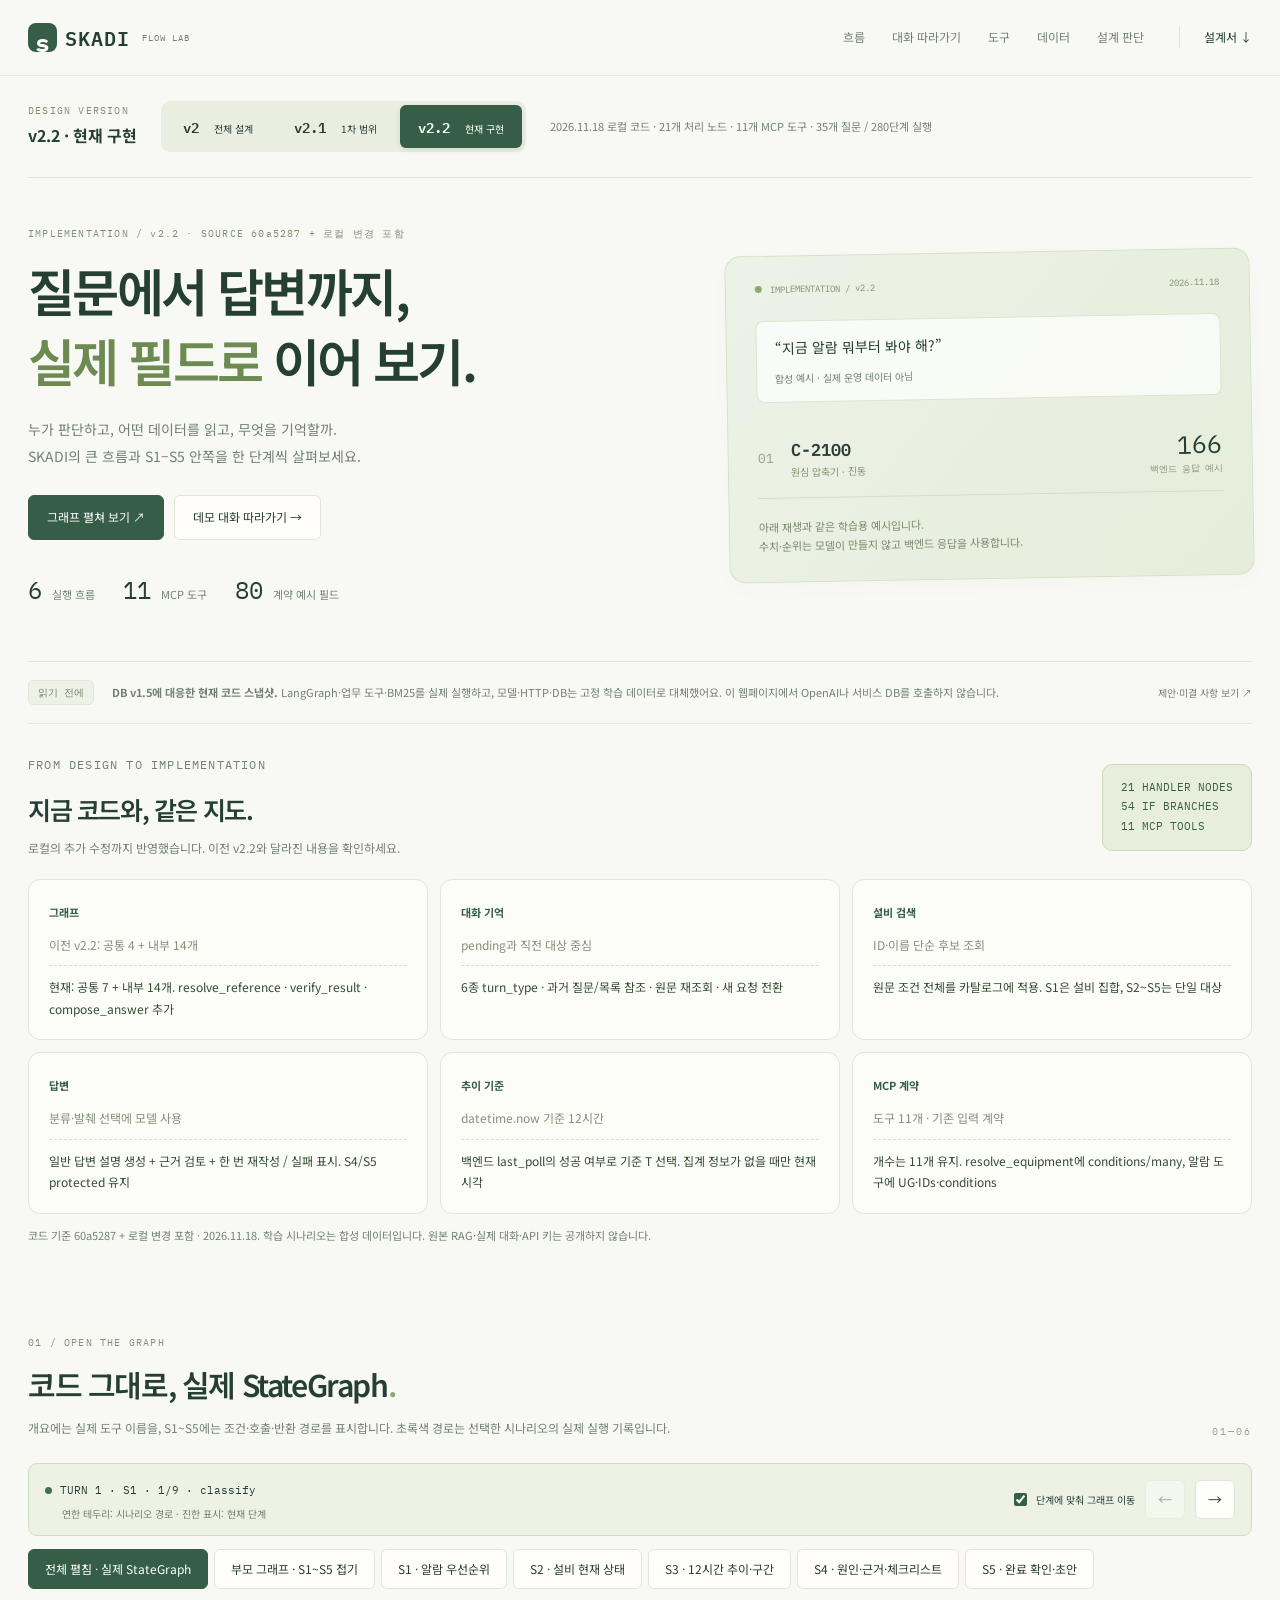
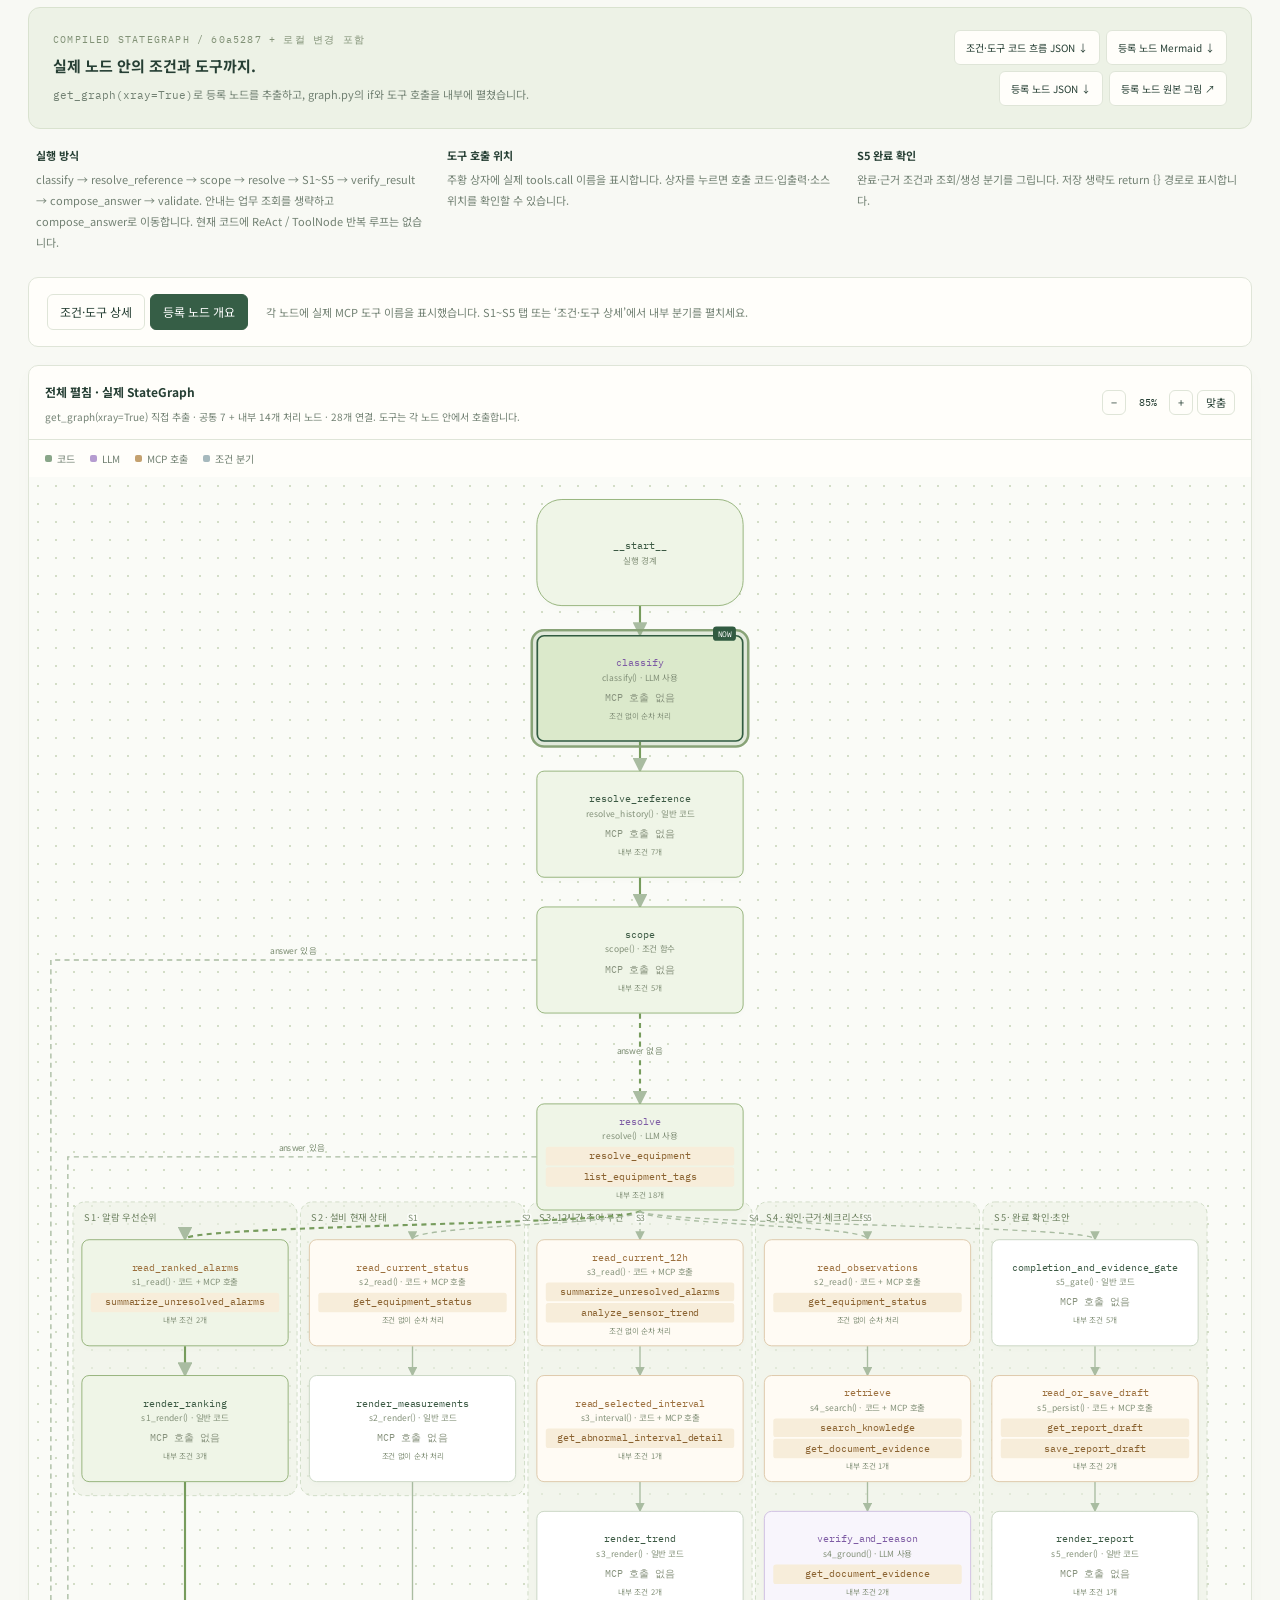
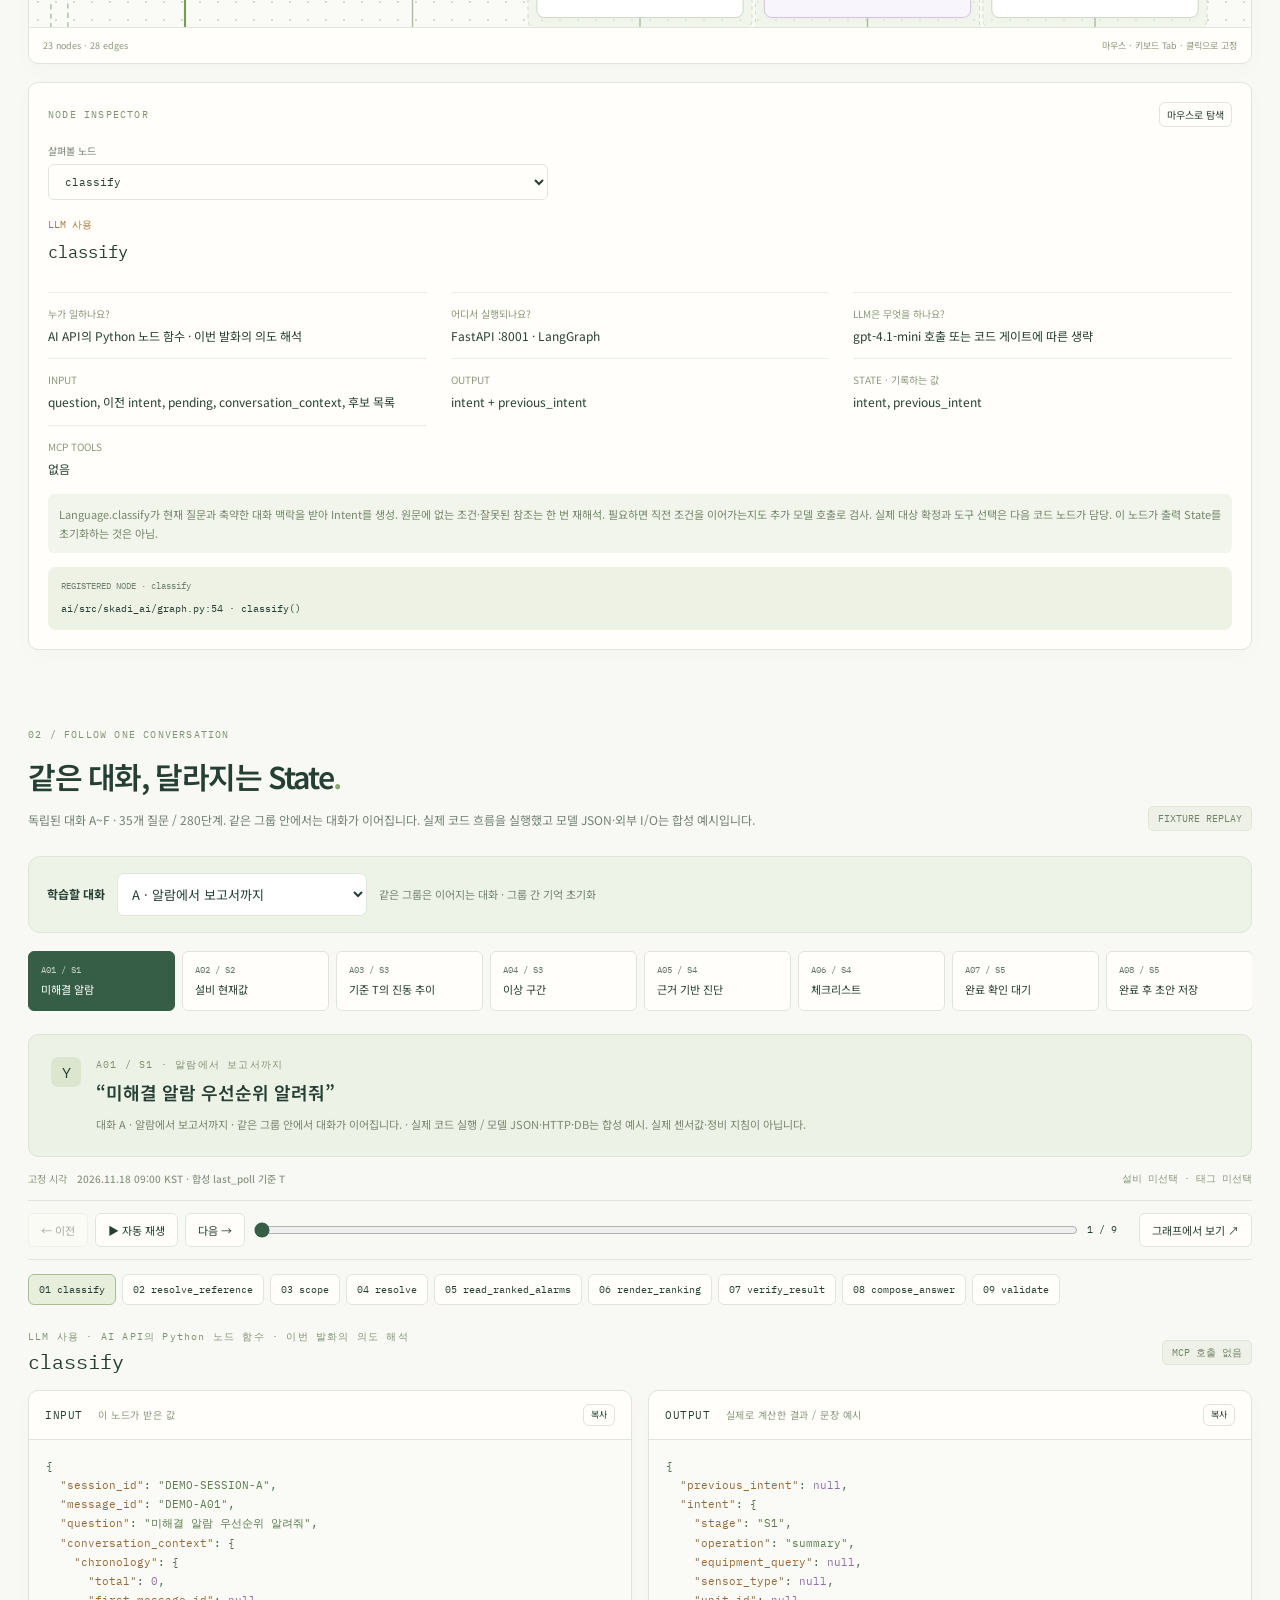
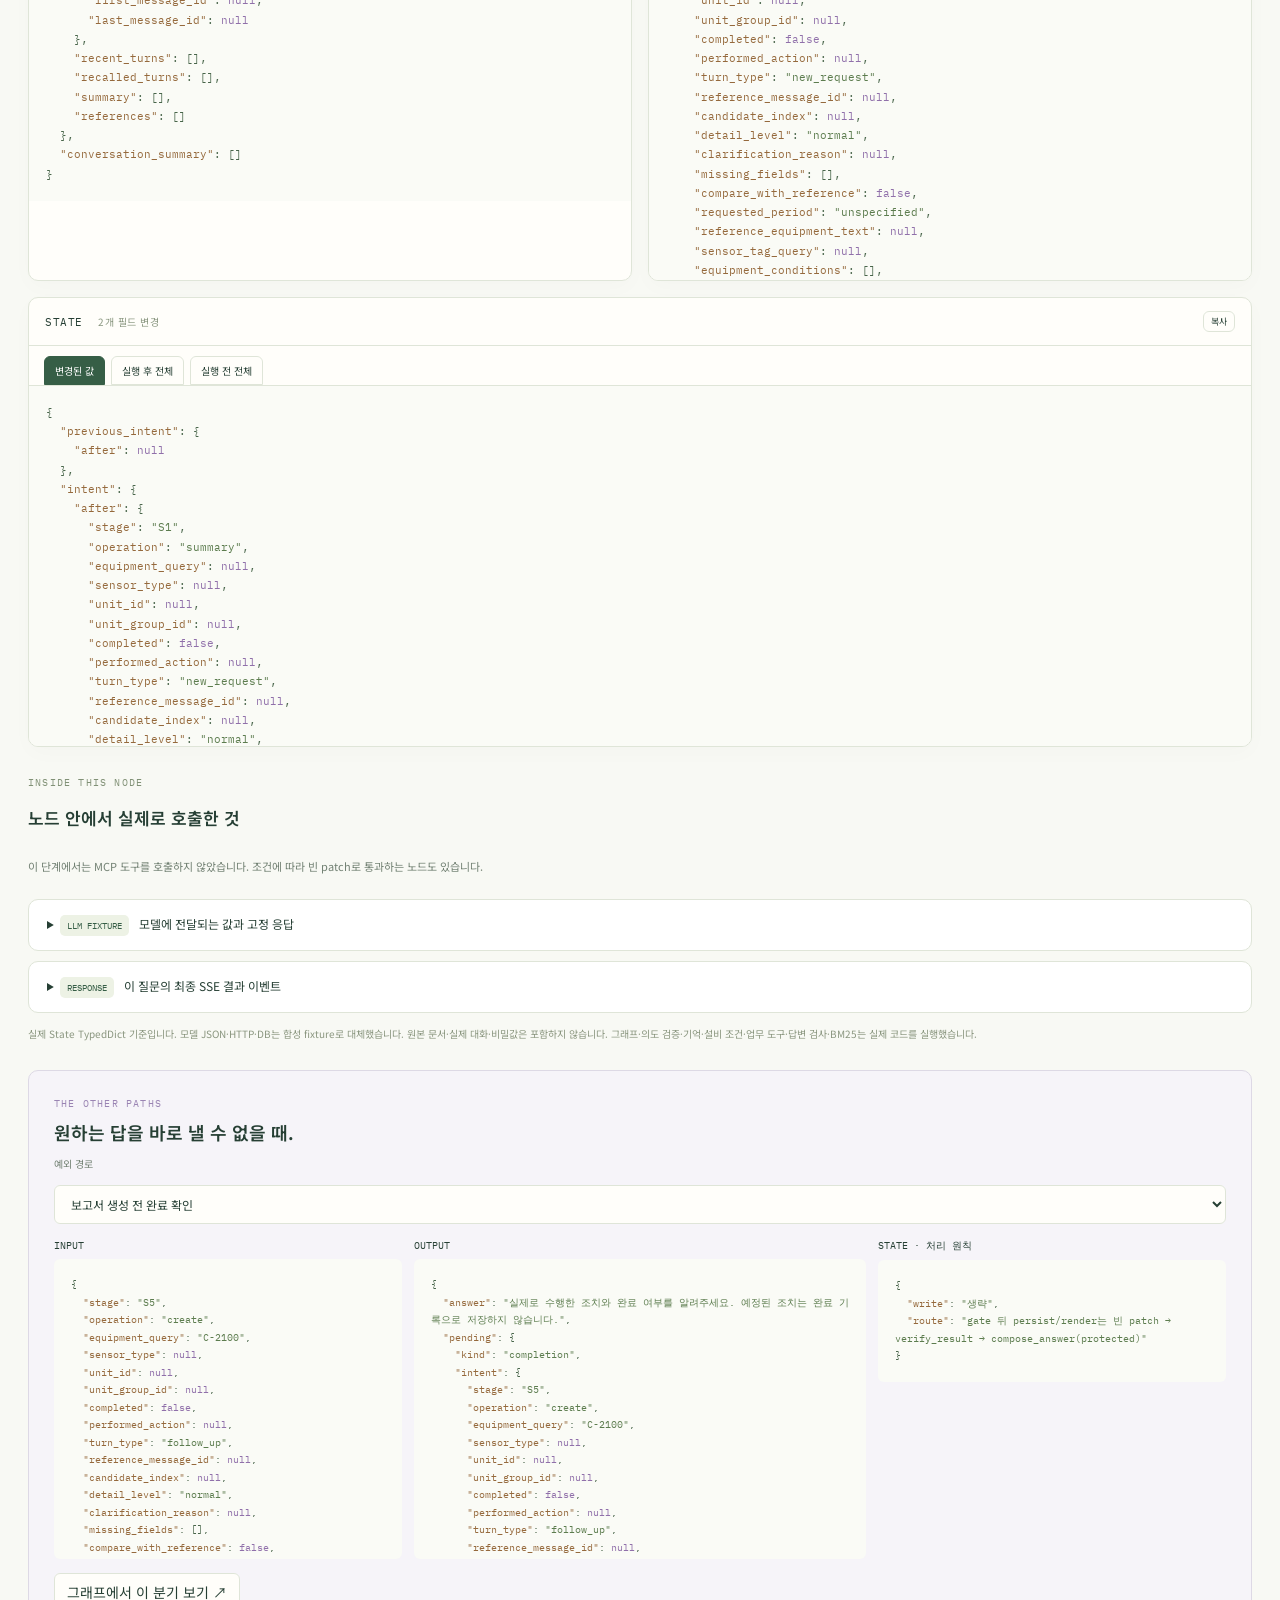
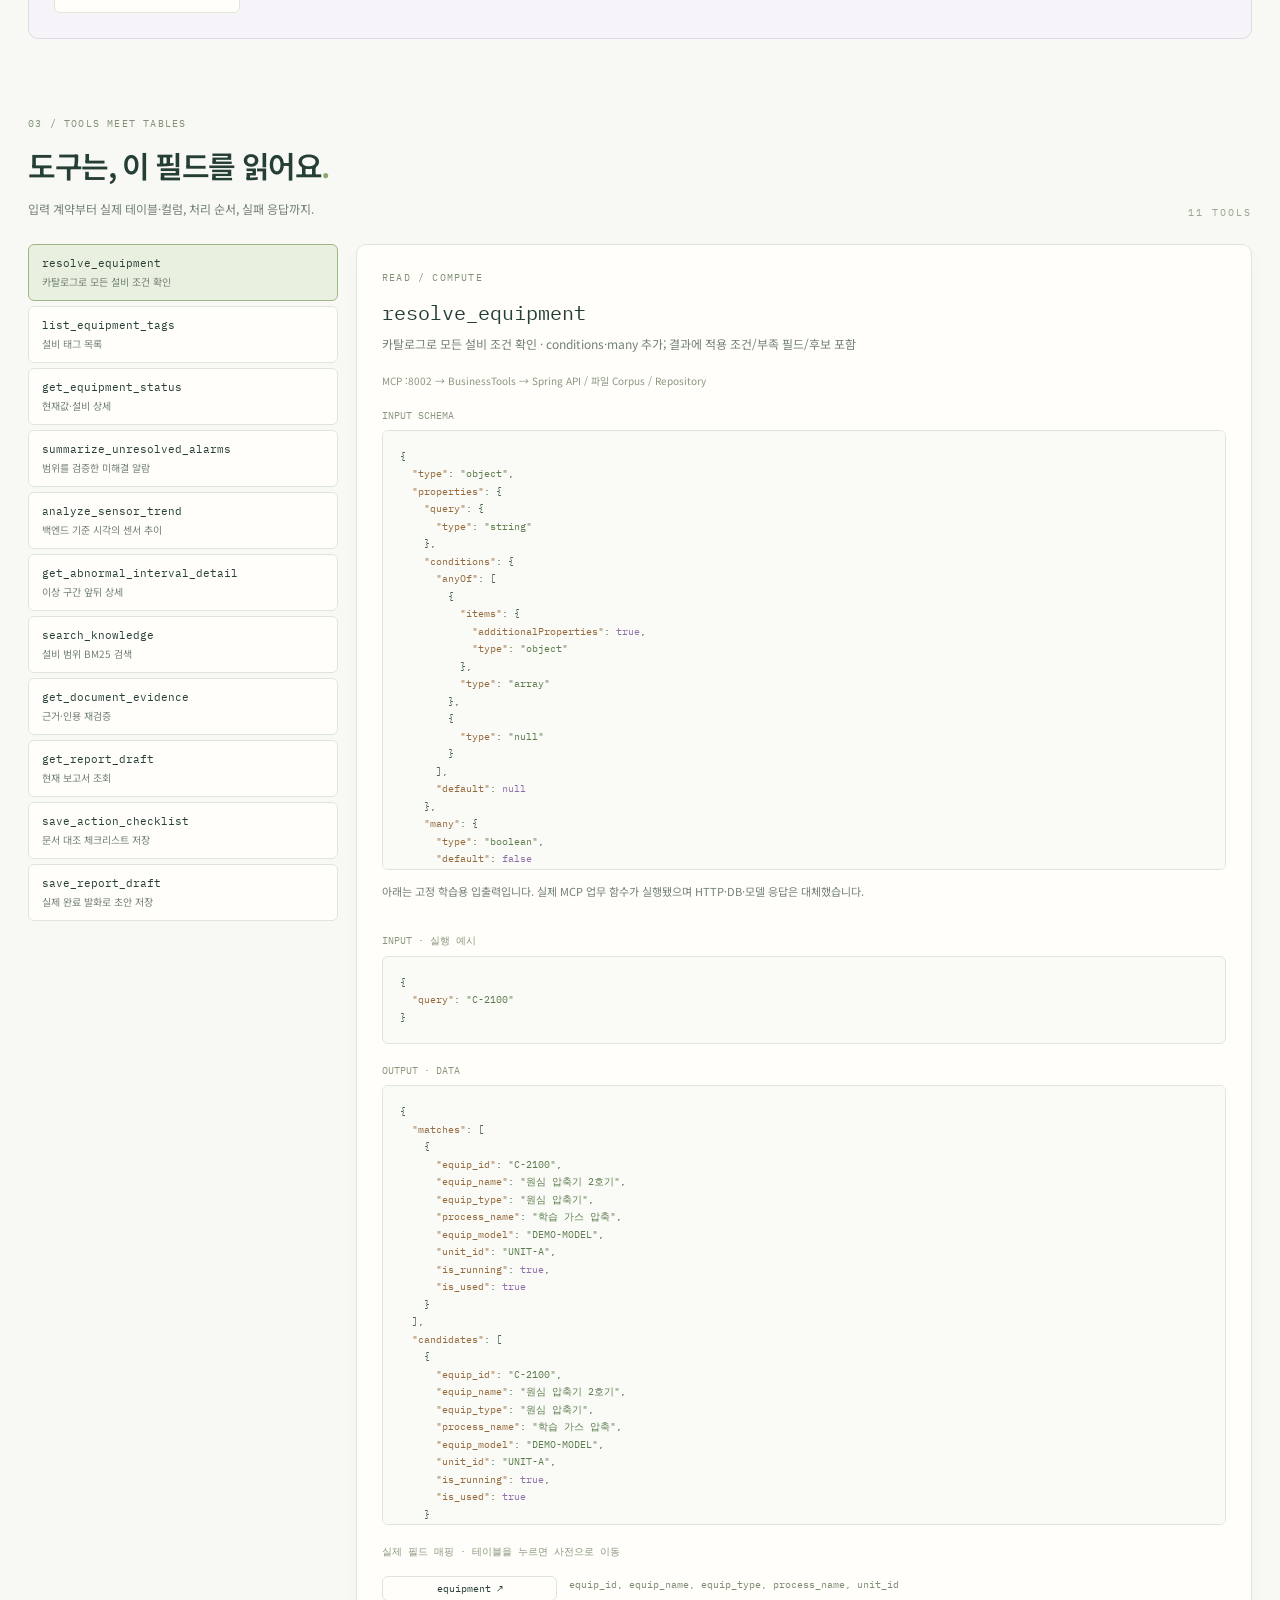
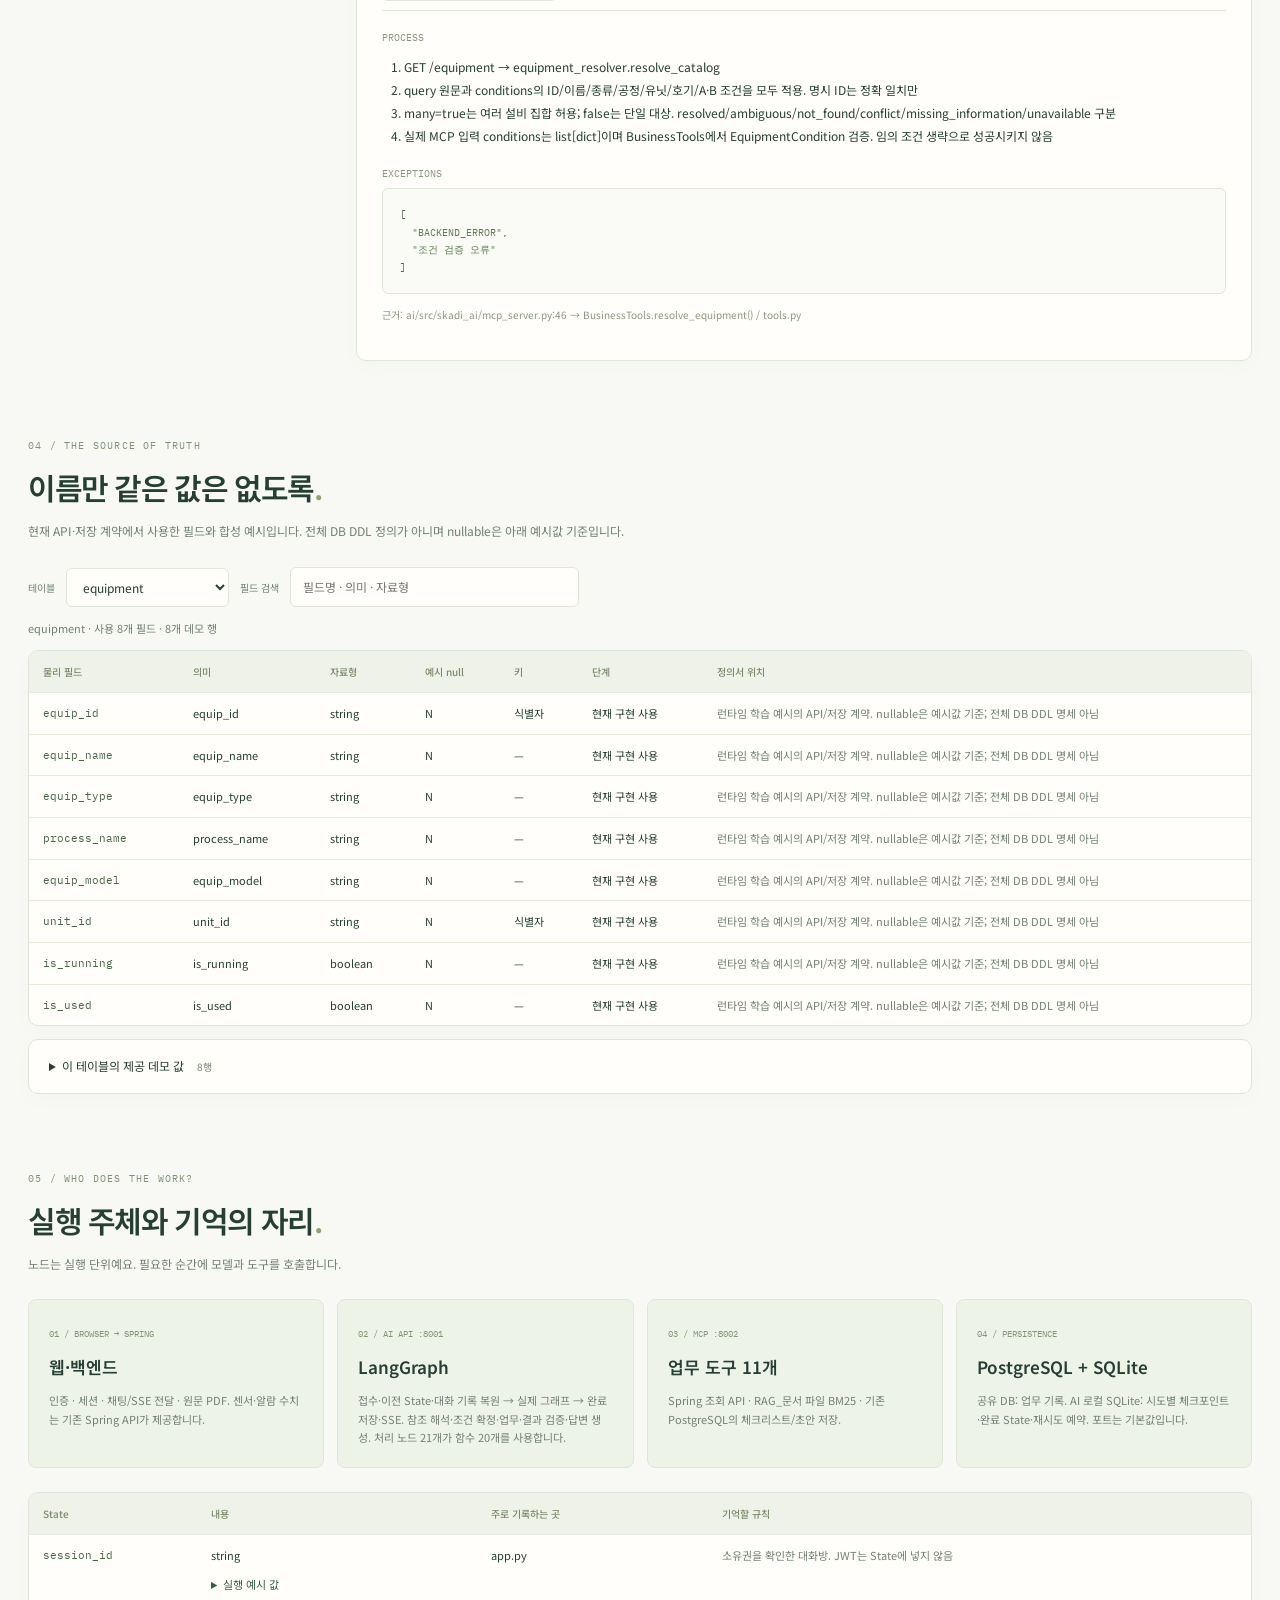
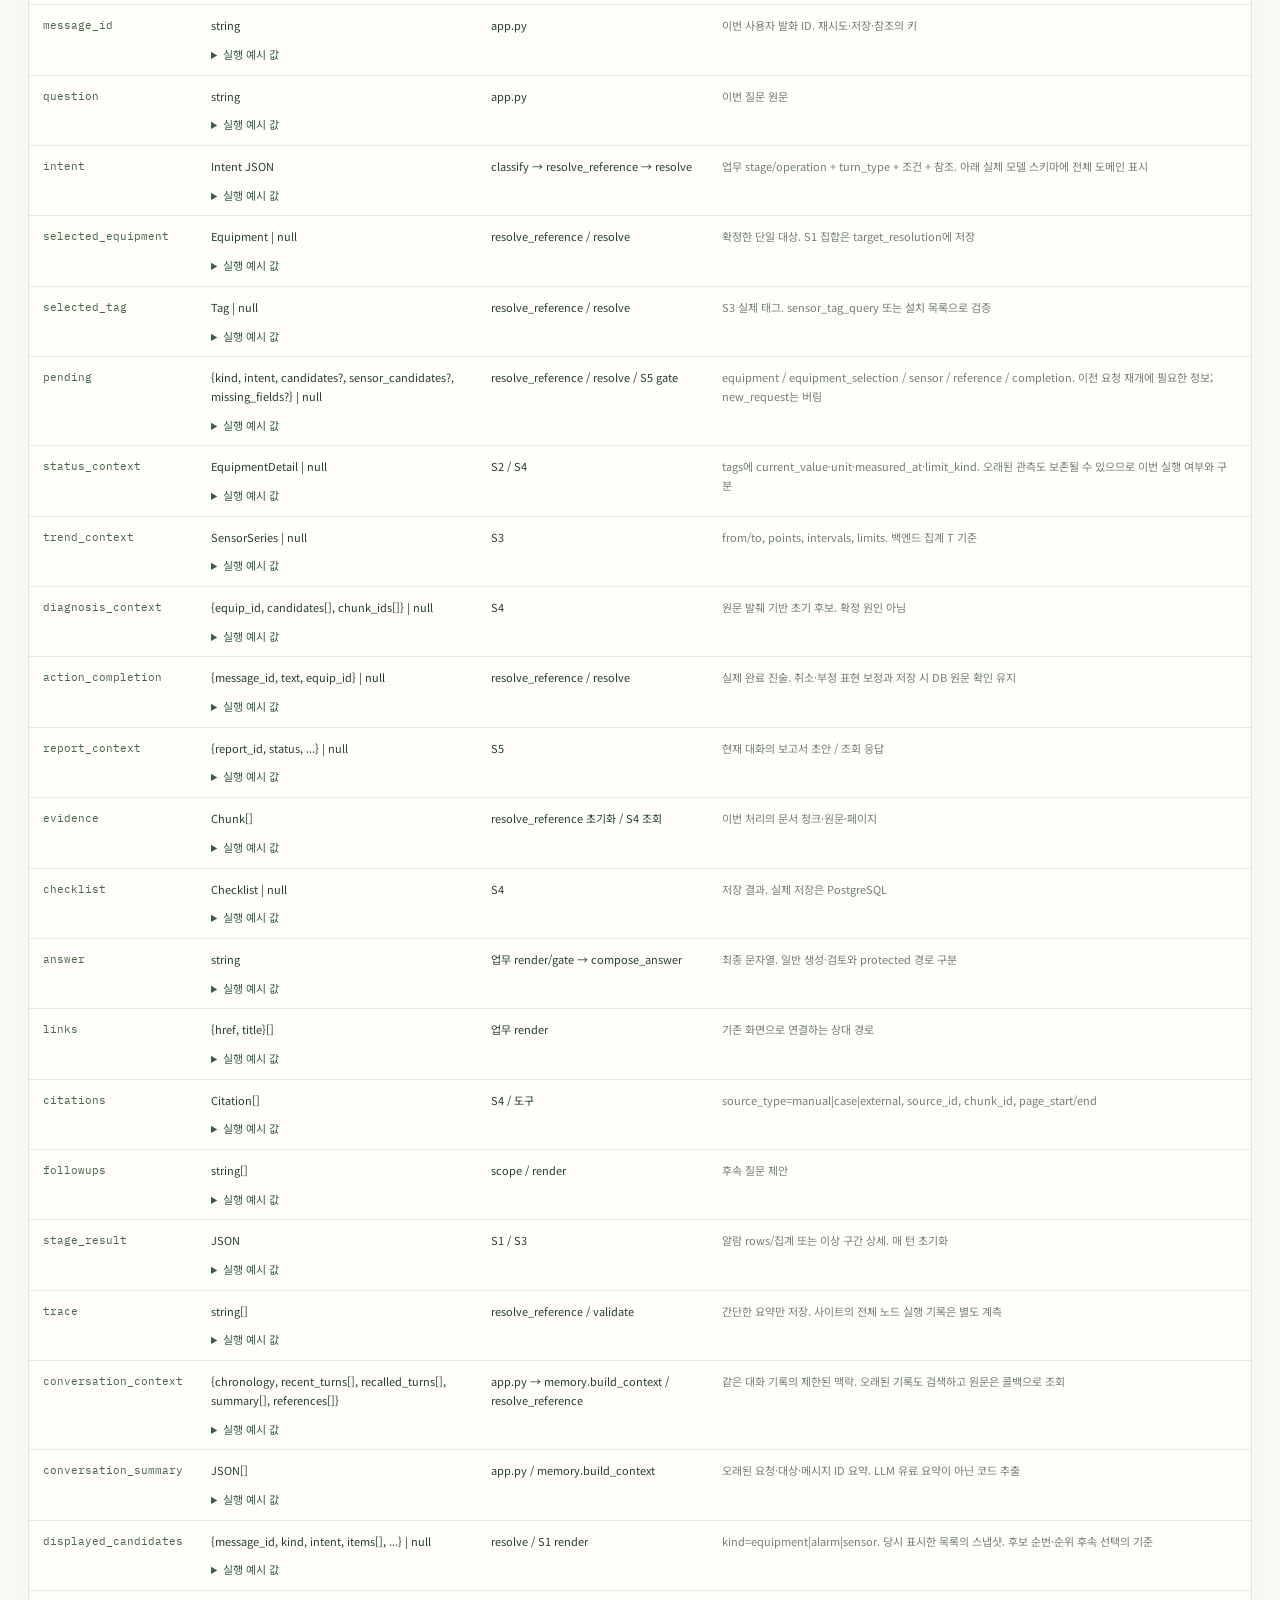
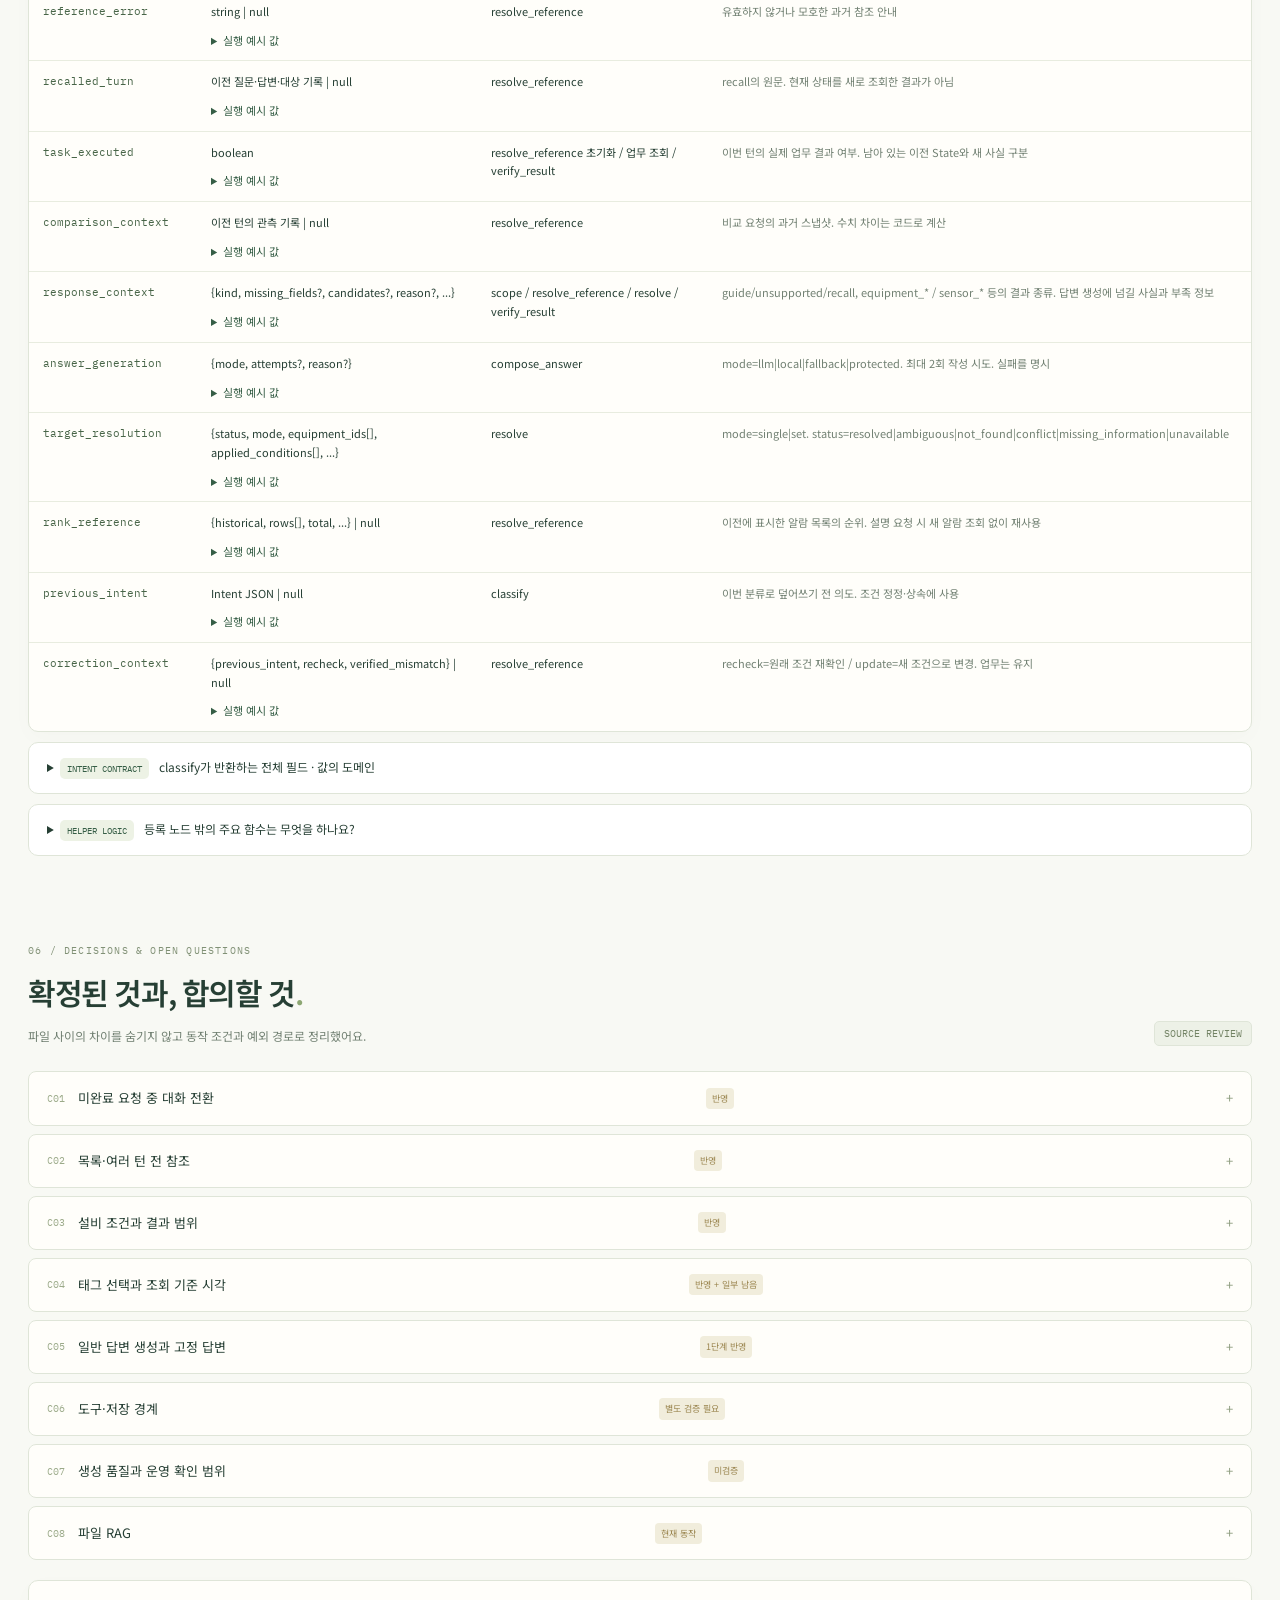
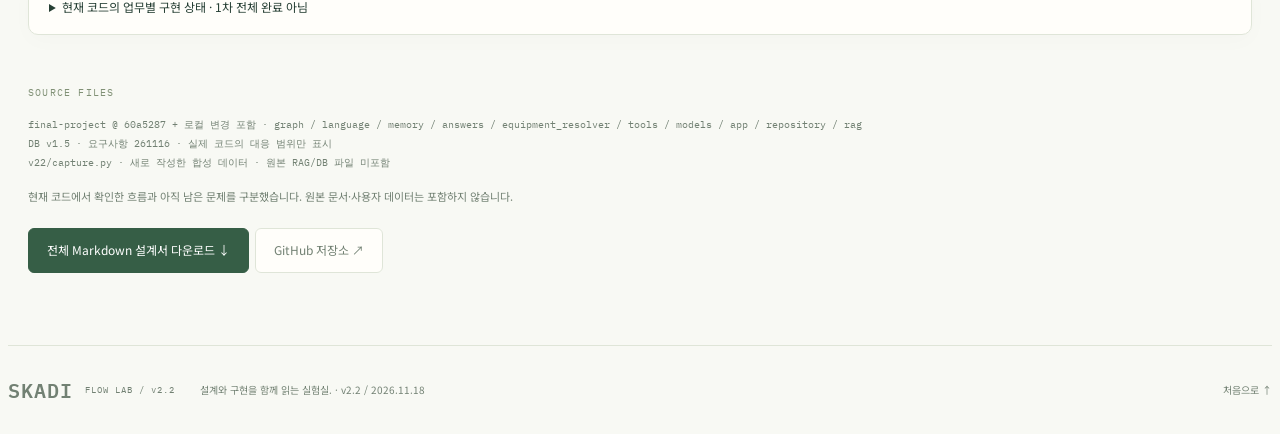
<file: index.html>
<!doctype html>
<html lang="ko"><head><meta charset="UTF-8"><meta name="viewport" content="width=device-width,initial-scale=1"><meta name="description" content="SKADI v2.2 현재 코드의 LangGraph·MCP 학습 실험실. v2·v2.1 비교, 11개 도구, 10턴 실제 그래프 재생."><title>SKADI — Flow Lab v2.2</title><link rel="stylesheet" href="style.css"></head>
<body>
<a class="skip" href="#flow">본문으로 바로 가기</a>
<header><a class="brand" href="#top"><span class="brand-mark">s</span> SKADI <small>FLOW LAB</small></a><nav aria-label="주요 메뉴"><a href="#flow">흐름</a><a href="#lab">대화 따라가기</a><a href="#tools">도구</a><a href="#data">데이터</a><a href="#decisions">설계 판단</a></nav><a class="doc-link" data-design-download href="design.md" download>설계서 ↓</a></header>
<main id="top">
<section class="version-bar" aria-label="설계 버전"><div><span class="eyebrow">DESIGN VERSION</span><strong id="version-title">설계 불러오는 중</strong></div><div class="version-buttons" role="group" aria-label="버전 선택"><button data-version="2" aria-pressed="false">v2 <small>전체 설계</small></button><button data-version="2.1" aria-pressed="false">v2.1 <small>1차 범위</small></button><button data-version="2.2" aria-pressed="false">v2.2 <small>현재 구현</small></button></div><p id="version-description" aria-live="polite"></p></section>
<section class="hero"><div><p class="eyebrow"><span id="release-eyebrow">DESIGN NOTES · REQUIREMENTS 1111</span></p><h1>질문에서 답변까지,<br><em>실제 필드로</em> 이어 보기.</h1><p class="lead">누가 판단하고, 어떤 데이터를 읽고, 무엇을 기억할까.<br>SKADI의 큰 흐름과 S1–S5 안쪽을 한 단계씩 살펴보세요.</p><div class="hero-actions"><a class="button primary" href="#flow">그래프 펼쳐 보기 ↗</a><a class="button" href="#lab">데모 대화 따라가기 →</a></div><div class="stats"><span><b id="graph-total">6</b> 실행 흐름</span><span><b id="tool-total">13</b> MCP 도구</span><span><b id="field-total">193</b> <em id="field-total-label" style="font-style:normal">대조한 필드</em></span></div></div><div class="hero-note"><div class="note-top"><span class="pulse"></span> DATA CONTRACT / v1.3 <span>2026.11.12</span></div><p class="sample-question">“지금 알람 뭐부터 봐야 해?”</p><div class="rank-demo"><span class="rank">01</span><div><strong>C-2100</strong><small>원심 압축기 · 진동</small></div><b>166<small>16 × 10 + 6</small></b></div><div class="rank-demo"><span class="rank">02</span><div><strong>P-2201A</strong><small>펌프 · 압력</small></div><b>112<small>10 × 10 + 12</small></b></div><p class="note-foot">점수는 코드가 계산하고,<br>LLM은 확인된 순서와 이유를 설명합니다.</p></div></section>
<aside class="source-bar"><span class="pill">읽기 전에</span><p><strong>요구사항 1111 + DB·데모 v1.3 기반.</strong> 수치는 제공 파일에서, 대화와 문장은 학습용 예시에서 가져왔어요. 실제 LLM·MCP·DB에 연결된 챗봇은 아닙니다.</p><a href="#decisions">제안·미결 사항 보기 ↗</a></aside>

<section id="implementation-diff" class="implementation-diff" hidden></section>
<section id="flow" class="section"><div class="section-head"><div><p class="eyebrow">01 / OPEN THE GRAPH</p><h2>큰 그림에서, 노드 안으로<span>.</span></h2><p>마우스를 올리면 핵심 정보가, 클릭하면 상세 설명이 고정돼요.</p></div><span class="section-no">01—06</span></div><div class="graph-follow"><div><span class="trace-dot"></span><strong id="graph-trace-label" aria-live="polite"></strong><small>연한 테두리: 시나리오 경로 · 진한 표시: 현재 단계</small></div><label><input id="trace-follow" type="checkbox" checked> 단계에 맞춰 그래프 이동</label><button id="graph-prev" aria-label="그래프에서 이전 단계">←</button><button id="graph-next" aria-label="그래프에서 다음 단계">→</button></div><div id="graph-tabs" class="tabs" role="tablist" aria-label="그래프 선택"></div><div class="flow-layout"><div class="card graph-card"><div class="toolbar"><div><strong id="graph-title"></strong><small id="graph-description"></small></div><div class="zoom"><button id="zoom-out" aria-label="그래프 축소">−</button><span id="zoom-label"></span><button id="zoom-in" aria-label="그래프 확대">+</button><button id="fit">맞춤</button></div></div><div class="legend"><span><i class="code"></i>코드</span><span><i class="llm"></i>LLM</span><span><i class="tool"></i>MCP 호출</span><span><i class="branch"></i>조건 분기</span></div><div class="graph-viewport" id="viewport" tabindex="0" aria-label="가로 세로 스크롤 가능한 그래프"><div id="graph-size"><div id="graph-canvas"><svg id="edges" aria-hidden="true"></svg><div id="nodes"></div></div></div></div><div class="graph-footer"><span id="graph-count"></span><span>마우스 · 키보드 Tab · 클릭으로 고정</span></div></div><aside class="card inspector" aria-label="선택한 노드 상세"><div class="inspector-top"><p class="eyebrow">NODE INSPECTOR</p><button id="unpin" class="subtle">고정 해제</button></div><label class="label" for="node-select">살펴볼 노드</label><select id="node-select"></select><div id="node-detail"></div></aside></div></section>

<section id="lab" class="section"><div class="section-head"><div><p class="eyebrow">02 / FOLLOW ONE CONVERSATION</p><h2>같은 대화, 달라지는 State<span>.</span></h2><p><span id="trace-description">시나리오와 단계를 선택하면 위 그래프의 해당 노드를 표시합니다.</span></p></div><span class="pill">FIXTURE REPLAY</span></div><div id="turn-tabs" class="turn-tabs" role="tablist" aria-label="대화 턴 선택"></div><div class="scenario"><span class="avatar">Y</span><div><p class="eyebrow" id="turn-title"></p><h3 id="question"></h3><p id="turn-note"></p></div></div><div class="clockline">고정 시각 <b>2026.11.10 11:05 KST</b><span id="selection-summary"></span></div><div class="playbar"><button id="prev" aria-label="이전 단계">← 이전</button><button id="play">▶ 자동 재생</button><button id="next" aria-label="다음 단계">다음 →</button><input type="range" id="step-range" min="0" aria-label="실행 단계"><span id="step-count"></span><button id="show-node">그래프에서 보기 ↗</button></div><div id="step-rail" class="step-rail"></div><div class="trace-heading"><div><p class="eyebrow" id="trace-actor"></p><h3 id="trace-node"></h3></div><span id="trace-tool" class="pill"></span></div><div id="sample-chart" hidden></div><div class="io-grid"><article class="card code-card"><div class="code-heading"><h4>INPUT <small>이 노드가 받은 값</small></h4><button data-copy="trace-input">복사</button></div><pre id="trace-input"></pre></article><article class="card code-card"><div class="code-heading"><h4>OUTPUT <small>실제로 계산한 결과 / 문장 예시</small></h4><button data-copy="trace-output">복사</button></div><pre id="trace-output"></pre></article></div><article class="card code-card state-card"><div class="code-heading"><h4>STATE <small id="state-summary"></small></h4><button data-copy="trace-state">복사</button></div><div class="tabs small" id="state-tabs" role="tablist" aria-label="State 보기"><button data-state="diff" role="tab">변경된 값</button><button data-state="after" role="tab">실행 후 전체</button><button data-state="before" role="tab">실행 전 전체</button></div><pre id="trace-state"></pre></article><div id="implementation-calls" hidden></div><p class="hint"><span id="state-note"></span></p><div class="exception-area"><div><p class="eyebrow">THE OTHER PATHS</p><h3>원하는 답을 바로 낼 수 없을 때.</h3></div><label for="exception-select" class="label">예외 경로</label><select id="exception-select"></select><div id="exception-detail"></div></div></section>

<section id="tools" class="section"><div class="section-head"><div><p class="eyebrow">03 / TOOLS MEET TABLES</p><h2>도구는, 이 필드를 읽어요<span>.</span></h2><p>입력 계약부터 실제 테이블·컬럼, 처리 순서, 실패 응답까지.</p></div><span id="tool-count-label" class="section-no">TOOLS</span></div><div class="tool-layout"><div id="tool-list" class="tool-list" aria-label="도구 목록"></div><article id="tool-detail" class="card tool-detail"></article></div></section>

<section id="data" class="section"><div class="section-head"><div><p class="eyebrow">04 / THE SOURCE OF TRUTH</p><h2>이름만 같은 값은 없도록<span>.</span></h2><p>193개 사용 필드를 DB 상세 행과 대조했어요. 테이블을 선택해 데모 원본 값도 확인해 보세요.</p></div></div><div class="data-controls"><label for="table-select">테이블</label><select id="table-select"></select><label for="field-search">필드 검색</label><input id="field-search" type="search" placeholder="필드명 · 의미 · 자료형"></div><div id="table-summary" class="table-summary"></div><div class="table-wrap card"><table><thead><tr><th>물리 필드</th><th>의미</th><th>자료형</th><th>NULL</th><th>키</th><th>단계</th><th>정의서 위치</th></tr></thead><tbody id="field-rows"></tbody></table></div><details class="card data-sample"><summary>이 테이블의 제공 데모 값 <span id="row-count"></span></summary><pre id="sample-rows"></pre></details></section>

<section id="architecture" class="section"><div class="section-head"><div><p class="eyebrow">05 / WHO DOES THE WORK?</p><h2>실행 주체와 기억의 자리<span>.</span></h2><p>노드는 실행 단위예요. 필요한 순간에 모델과 도구를 호출합니다.</p></div></div><div class="architecture"><article><span>01 / BROWSER</span><h3>프론트</h3><p>질문 입력 · 차트/모달 · 체크리스트 표시 · 보고서 최종 제출</p></article><article><span>02 / AGENT BACKEND</span><h3>LangGraph + API</h3><p>소유권 · 분류 · 조건부 분기 · 세션 상태 · 검증 · MCP Client</p></article><article><span>03 / SERVICES</span><h3>LLM · MCP Server</h3><p>모델은 구조화·설명. 도구의 서비스 코드는 조회·계산·저장.</p></article><article><span>04 / POSTGRESQL</span><h3>원천 데이터 + 기억</h3><p>master · ts · alarm · history · app · agent 체크포인트</p></article></div><div class="table-wrap card"><table><thead><tr><th>State</th><th>내용</th><th>주로 기록하는 곳</th><th>기억할 규칙</th></tr></thead><tbody id="state-dictionary"></tbody></table></div></section>

<section id="decisions" class="section"><div class="section-head"><div><p class="eyebrow">06 / DECISIONS & OPEN QUESTIONS</p><h2>확정된 것과, 합의할 것<span>.</span></h2><p>파일 사이의 차이를 숨기지 않고 동작 조건과 예외 경로로 정리했어요.</p></div><span class="pill">SOURCE REVIEW</span></div><div id="issue-list" class="issue-list"></div><details class="card requirements"><summary id="requirements-summary">1111 요구사항의 설계 대응</summary><div class="table-wrap"><table><thead><tr><th>행 / ID</th><th>기능</th><th>연결</th><th>범위와 남은 조건</th></tr></thead><tbody id="requirement-rows"></tbody></table></div></details><details class="card requirements" id="deferred-panel" hidden><summary>v2.1 범위 경계 · 후속 스프린트와 원본 위치</summary><div class="table-wrap"><table><thead><tr><th>원본 셀</th><th>후속 스프린트</th><th>1차에서 유지</th></tr></thead><tbody id="deferred-rows"></tbody></table></div></details><div class="sources"><p class="eyebrow">SOURCE FILES</p><div id="source-files"></div><p>원본 Excel은 수정하지 않았습니다. 개발 예시와 실제 서비스 구현 상태는 설계서에서 구분했습니다.</p><a data-design-download href="design.md" download class="button primary">전체 Markdown 설계서 다운로드 ↓</a><a class="button" href="https://github.com/U-Je0n9/skadi-flow-lab">GitHub 저장소 ↗</a></div></section>
</main><footer><a class="brand" href="#top">SKADI <small id="footer-version">FLOW LAB</small></a><span>설계를 읽는 작은 실험실. · 2026.11.12</span><a href="#top">처음으로 ↑</a></footer><div id="tooltip" role="tooltip" hidden></div><div id="toast" role="status"></div><script src="v22-ui.js"></script><script src="control-ui.js"></script><script src="app.js"></script></body></html>
</file>
<file: style.css>
@import url('https://fonts.googleapis.com/css2?family=Noto+Sans+KR:wght@400;500;600;700&family=IBM+Plex+Mono:wght@400;500;600&display=swap');
:root{--bg:#f8f9f4;--paper:#fffefa;--ink:#263f34;--muted:#728173;--line:#dfe5d8;--green:#365e46;--mint:#eaf0e2;--purple:#8263a6;--amber:#a7753b;--mono:'IBM Plex Mono',monospace;--shadow:0 6px 22px #28462d05}*{box-sizing:border-box}html{scroll-behavior:smooth;scroll-padding-top:92px}body{margin:0;background:var(--bg);color:var(--ink);font:14px/1.7 'Noto Sans KR',-apple-system,sans-serif}a{color:inherit;text-decoration:none}button,input,select{font:inherit;color:inherit}button,a.button{cursor:pointer}button{border:1px solid var(--line);border-radius:6px;background:var(--paper);padding:7px 12px}button:hover{background:var(--mint)}button:disabled{opacity:.4;cursor:default}button:focus-visible,a:focus-visible,input:focus-visible,select:focus-visible,summary:focus-visible{outline:3px solid #8da773;outline-offset:3px}h1,h2,h3,h4,p{margin:0}h1{font-size:clamp(36px,4vw,57px);letter-spacing:-2.6px;line-height:1.37;font-weight:600}h1 em{font-style:normal;color:#6c8a51}h2{font-size:30px;letter-spacing:-1.4px;font-weight:600}h2 span{color:#8da773}h3{font-size:18px;font-weight:600}header{height:76px;display:flex;align-items:center;gap:35px;padding:0 max(28px,calc((100vw - 1320px)/2));border-bottom:1px solid var(--line);position:sticky;top:0;background:#f8f9f4ed;backdrop-filter:blur(16px);z-index:30}.brand{display:flex;align-items:center;gap:8px;font:600 20px var(--mono);letter-spacing:1px;white-space:nowrap}.brand-mark{display:grid;place-items:center;background:var(--green);color:#fff;border-radius:8px;width:29px;height:29px;font-size:25px}.brand small{font:9px var(--mono);letter-spacing:1px;color:var(--muted);margin-left:4px}nav{display:flex;gap:27px;margin-left:auto;font-size:12px;color:var(--muted)}nav a:hover{color:var(--green)}.doc-link{border-left:1px solid var(--line);padding-left:24px;font-size:12px}main{max-width:1320px;margin:auto;padding:0 28px}.hero{display:grid;grid-template-columns:1.2fr 1fr;gap:70px;align-items:center;padding:74px 0 55px}.eyebrow{font:10px/1.5 var(--mono);letter-spacing:1.2px;color:#819176;margin-bottom:14px}.lead{font-size:14px;line-height:1.9;color:var(--muted);margin-top:21px}.hero-actions{display:flex;gap:10px;margin-top:26px}.button{display:inline-flex;align-items:center;justify-content:center;border:1px solid var(--line);padding:11px 18px;border-radius:6px;background:var(--paper);font-size:12px}.primary{background:var(--green);color:#fff;border-color:var(--green)}.primary:hover{background:#2e503c}.stats{display:flex;gap:28px;margin-top:34px;font-size:11px;color:var(--muted)}.stats b{font:24px var(--mono);color:var(--ink);margin-right:7px}.hero-note{border:1px solid #d4dfc7;border-radius:16px;padding:27px 29px;background:linear-gradient(130deg,#edf2e7,#e6edda);box-shadow:var(--shadow);transform:rotate(-1deg)}.note-top{display:flex;align-items:center;gap:8px;font:9px var(--mono);color:#819175}.note-top span:last-child{margin-left:auto}.pulse{width:7px;height:7px;background:#91a971;border-radius:50%}.sample-question{background:#ffffffb8;border:1px solid #dce5d1;padding:15px 18px;border-radius:8px;margin:26px 0 17px;font-size:14px}.rank-demo{display:flex;align-items:center;gap:17px;padding:15px 0;border-bottom:1px solid #d4dec9}.rank-demo .rank{font:13px var(--mono);color:#94a37e}.rank-demo strong{font:600 17px var(--mono)}.rank-demo small{display:block;font:10px/1.7 'Noto Sans KR',sans-serif;color:#879274}.rank-demo>b{margin-left:auto;font:25px var(--mono);text-align:right}.rank-demo>b small{font:9px/1.7 var(--mono)}.note-foot{color:#7a8b6d;font-size:11px;margin-top:19px}.source-bar{display:flex;align-items:center;gap:18px;padding:18px 0;border-top:1px solid var(--line);border-bottom:1px solid var(--line);font-size:11px;color:var(--muted)}.source-bar p{flex:1}.source-bar a{font-size:10px;white-space:nowrap}.pill{display:inline-block;border:1px solid var(--line);border-radius:5px;background:#edf1e7;padding:4px 9px;font:10px/1.5 var(--mono);color:#738365}.section{padding-top:65px;padding-bottom:12px}.section-head{display:flex;justify-content:space-between;gap:20px;align-items:end;margin-bottom:25px}.section-head .eyebrow{margin-bottom:9px}.section-head p:not(.eyebrow){font-size:12px;color:var(--muted);margin-top:8px}.section-no{font:10px var(--mono);letter-spacing:2px;color:#99a58e}.card{border:1px solid var(--line);border-radius:10px;background:var(--paper);box-shadow:var(--shadow)}.tabs{display:flex;flex-wrap:wrap;gap:6px;margin-bottom:18px}.tabs button{font-size:12px;padding:9px 16px}.tabs button[aria-selected=true],.turn-tabs button[aria-selected=true]{background:var(--green);color:white;border-color:var(--green)}.flow-layout{display:grid;grid-template-columns:minmax(0,1fr) 340px;gap:18px;align-items:start}.graph-card{overflow:hidden}.toolbar{padding:14px 16px;display:flex;gap:12px;align-items:center;border-bottom:1px solid var(--line)}.toolbar strong{font-size:12px}.toolbar small{display:block;font-size:10px;color:var(--muted);max-width:430px;margin-top:4px}.zoom{margin-left:auto;display:flex;align-items:center;gap:4px;flex-shrink:0}.zoom button{padding:2px 8px;font-size:11px}.zoom span{font:10px var(--mono);width:35px;text-align:center}.legend{display:flex;gap:15px;padding:10px 16px;font-size:10px;color:var(--muted)}.legend span{display:flex;gap:5px;align-items:center}.legend i{width:7px;height:7px;border-radius:2px;display:inline-block}.legend .code{background:#89a689}.legend .llm{background:#b59cd0}.legend .tool{background:#c4a16f}.legend .branch{background:#a6b9bd}.graph-viewport{height:610px;overflow:auto;background:#fafbf7 radial-gradient(#d3ddc7 .8px,transparent .8px);background-size:18px 18px;overscroll-behavior:contain}.graph-viewport:focus-visible{outline:2px solid #8da773;outline-offset:-2px}#graph-size{position:relative;margin:auto}#graph-canvas{position:relative;transform-origin:top left}#edges,#nodes{position:absolute;inset:0}.node{position:absolute;width:244px;min-height:68px;padding:10px;border:1.5px solid #c4d3bf;border-radius:9px;display:flex;align-items:center;justify-content:center;flex-direction:column;background:#fff;color:#3b5943;box-shadow:0 3px 7px #34552d05;font:12px/1.6 var(--mono);cursor:pointer}.node small{font:10px/1.6 'Noto Sans KR',sans-serif;color:#829078}.node[data-kind=llm]{background:#f8f5fc;border-color:#cbb9e0;color:#7e5ca4}.node[data-kind=tool]{background:#fffbf4;border-color:#dbc3a2;color:#9c703e}.node[data-kind=branch]{background:#edf3f2;border-color:#bbceca;border-radius:25px}.node[data-kind=boundary]{border-radius:30px;background:#e9f0e2}.node.selected{outline:3px solid #88a377;outline-offset:4px;z-index:5}.edge{fill:none;stroke:#a9bca1;stroke-width:1.6;marker-end:url(#arrow)}.edge-label{font:10px 'Noto Sans KR',sans-serif;fill:#798b6f;paint-order:stroke;stroke:#fafbf7;stroke-width:4px;stroke-linejoin:round}.graph-footer{display:flex;justify-content:space-between;padding:10px 14px;font-size:9px;border-top:1px solid var(--line);color:#8b9780}.inspector{position:sticky;top:94px;padding:19px;max-height:calc(100vh - 115px);overflow:auto}.inspector-top{display:flex;justify-content:space-between;align-items:center;margin-bottom:15px}.inspector .eyebrow{margin:0}.subtle{font-size:10px;padding:3px 7px}.label{display:block;font-size:10px;color:var(--muted);margin:8px 0 5px}select,input[type=search]{background:var(--paper);border:1px solid var(--line);border-radius:6px;padding:9px 12px;font-size:12px;max-width:100%}#node-select{width:100%;margin-bottom:18px;font:11px var(--mono)}.detail-kind{font:10px var(--mono);color:var(--amber);margin-bottom:8px}.inspector h3{font:17px/1.5 var(--mono);overflow-wrap:anywhere}.detail-field{padding-top:12px;margin-top:12px;border-top:1px solid #ebeee5}.detail-field dt{font-size:10px;color:#8b987e;margin-bottom:4px}.detail-field dd{margin:0;font-size:12px;overflow-wrap:anywhere}.detail-note{background:#f1f5eb;border-radius:6px;padding:11px;font-size:11px;color:#75876b;margin-top:15px}.tool-tag{display:inline-block;font:9px/1.7 var(--mono);background:#f8eedf;color:#a27844;padding:3px 6px;border-radius:4px;margin:2px;overflow-wrap:anywhere}#tooltip{position:fixed;width:310px;z-index:100;background:#263f34;color:white;border-radius:9px;padding:14px 16px;box-shadow:0 12px 30px #203c3328;font-size:10px;pointer-events:none}#tooltip strong{display:block;font:12px var(--mono);margin-bottom:7px}#tooltip div{margin-top:5px;color:#e0e8d8}.turn-tabs{display:flex;gap:7px;overflow:auto;padding-bottom:5px;margin-bottom:18px}.turn-tabs button{flex:0 0 147px;text-align:left;font-size:11px;padding:12px}.turn-tabs span{display:block;font:9px var(--mono);opacity:.7;margin-bottom:5px}.scenario{display:flex;gap:15px;align-items:start;background:#edf2e6;border:1px solid #dce5d1;border-radius:10px;padding:22px}.avatar{display:grid;place-items:center;width:30px;height:30px;flex-shrink:0;background:#dce6cf;border-radius:7px;font:15px var(--mono)}.scenario .eyebrow{margin-bottom:5px}.scenario h3{font-size:18px}.scenario p:last-child{font-size:11px;color:#78866f;margin-top:7px}.clockline{display:flex;gap:10px;align-items:center;padding:13px 0;font-size:10px;color:#8a9780}.clockline b{font-weight:500}.clockline span{margin-left:auto;font-family:var(--mono)}.playbar{display:flex;gap:7px;align-items:center;padding:12px 0;border-top:1px solid var(--line);border-bottom:1px solid var(--line)}.playbar button{font-size:11px}.playbar input{flex:1;min-width:60px;accent-color:var(--green)}#step-count{font:10px var(--mono);min-width:45px}.step-rail{display:flex;gap:6px;overflow:auto;padding:14px 0 20px}.step-rail button{white-space:nowrap;font:10px var(--mono);padding:8px 10px}.step-rail button.active{background:#e7eedc;border-color:#a9bd91}.trace-heading{display:flex;justify-content:space-between;align-items:center;margin:4px 0 15px}.trace-heading .eyebrow{margin-bottom:4px}.trace-heading h3{font:20px var(--mono)}.io-grid{display:grid;grid-template-columns:1fr 1fr;gap:16px}.code-card{overflow:hidden}.code-heading{display:flex;align-items:center;justify-content:space-between;padding:13px 16px;border-bottom:1px solid var(--line)}.code-heading h4{font:11px var(--mono);letter-spacing:.5px}.code-heading small{font:10px 'Noto Sans KR',sans-serif;color:#8a9780;margin-left:8px}.code-heading button{font-size:9px;padding:2px 7px}pre{font:11px/1.75 var(--mono);white-space:pre-wrap;overflow-wrap:anywhere;margin:0;padding:17px;max-height:440px;overflow:auto;color:#48654a;background:#fafbf6;tab-size:2}.json-key{color:#95693c}.json-string{color:#5c7c4e}.json-number{color:#9070aa}.state-card{margin-top:16px}.state-card .tabs{padding:10px 15px 0;margin-bottom:0;border-bottom:1px solid var(--line)}.tabs.small button{padding:5px 10px;font-size:10px;border-bottom-left-radius:0;border-bottom-right-radius:0}.state-card pre{max-height:360px}.hint{font-size:10px;color:#8a967f;margin:12px 0}.exception-area{margin-top:28px;padding:25px;border:1px solid #ddd9e5;border-radius:10px;background:#f6f4f9}.exception-area select{width:100%;margin:8px 0 15px}.exception-area h3{font-size:18px}.exception-area .eyebrow{color:#9a84b3;margin-bottom:6px}.exception-grid{display:grid;grid-template-columns:1fr 1.3fr 1fr;gap:12px}.exception-grid h4{font:10px var(--mono);margin-bottom:7px}.exception-grid pre{font-size:10px;max-height:300px;border-radius:6px}.tool-layout{display:grid;grid-template-columns:310px minmax(0,1fr);gap:18px;align-items:start}.tool-list{display:grid;gap:5px}.tool-list button{text-align:left;padding:11px 13px;font:11px var(--mono)}.tool-list small{display:block;font:10px/1.5 'Noto Sans KR',sans-serif;color:var(--muted);margin-top:4px}.tool-list button.active{background:#eaf0e0;border-color:#9fb585}.tool-detail{padding:25px;min-width:0}.tool-detail h3{font:20px var(--mono);overflow-wrap:anywhere}.tool-detail .tool-sub{color:var(--muted);font-size:12px;margin:7px 0 17px}.tool-detail h4{font:10px var(--mono);color:#8a977e;margin:20px 0 8px}.tool-detail pre{border:1px solid var(--line);border-radius:6px;font-size:10px}.tool-detail ol{font-size:12px;padding-left:22px;line-height:1.9}.fieldmap{display:flex;gap:12px;padding:9px 0;border-bottom:1px solid var(--line);font-size:11px;align-items:start}.fieldmap button{font:10px var(--mono);flex:0 0 175px;padding:5px}.fieldmap span{font:10px/1.8 var(--mono);color:#7d8c72;overflow-wrap:anywhere}.data-controls{display:flex;gap:11px;align-items:center;flex-wrap:wrap;margin-bottom:12px}.data-controls label{font-size:10px;color:var(--muted)}.data-controls input{margin-left:0;min-width:240px}.table-summary{font-size:11px;color:var(--muted);margin-bottom:12px}.table-wrap{overflow:auto}table{width:100%;border-collapse:collapse;font-size:11px;text-align:left}th{font-size:10px;font-weight:500;white-space:nowrap;background:#eef2e8;color:#7b8c6c;padding:12px 14px}td{padding:11px 14px;border-top:1px solid #e8ecdf;vertical-align:top}td:first-child{font-family:var(--mono);color:#486548}td:last-child{color:var(--muted)}.data-sample{margin-top:13px;overflow:hidden}.data-sample summary,.requirements summary{cursor:pointer;padding:16px 20px;font-size:12px}.data-sample span{font-size:10px;color:var(--muted);margin-left:10px}.architecture{display:grid;grid-template-columns:repeat(4,1fr);gap:13px;margin-bottom:24px}.architecture article{border:1px solid var(--line);border-radius:8px;background:#eef3e8;padding:20px}.architecture span{font:9px var(--mono);color:#879677}.architecture h3{font-size:17px;margin:9px 0}.architecture p{font-size:11px;color:var(--muted)}.issue-list{display:grid;gap:8px}.issue{border:1px solid var(--line);background:var(--paper);border-radius:8px;overflow:hidden}.issue summary{display:flex;gap:13px;align-items:center;cursor:pointer;padding:15px 18px;list-style:none;font-size:13px}.issue summary:after{content:'+';margin-left:auto;color:#8f9e80}.issue[open] summary:after{content:'−'}.issue summary code{font:10px var(--mono);color:#9baa89}.issue summary small{font-size:9px;background:#f1eddc;color:#9b8650;padding:3px 6px;border-radius:4px;margin-left:auto}.issue-body{padding:0 20px 20px 58px;font-size:12px;color:#75846c}.issue-body p+p{margin-top:9px}.issue-body b{font-weight:500;color:#456043}.requirements{margin-top:20px}.sources{padding:35px 0 20px;font-size:11px;color:var(--muted)}.sources p{margin:15px 0}.sources .button{margin:8px 6px 0 0}.source-file{font:10px/1.9 var(--mono);overflow-wrap:anywhere}footer{max-width:1264px;margin:40px auto 0;padding:28px 0;border-top:1px solid var(--line);display:flex;align-items:center;gap:25px;font-size:10px;color:var(--muted)}footer>a:last-child{margin-left:auto}.skip{position:fixed;left:10px;top:-100px;z-index:120;padding:10px;background:white}.skip:focus{top:10px}#toast{position:fixed;bottom:25px;left:50%;transform:translateX(-50%);padding:10px 20px;background:#294b39;color:white;border-radius:7px;font-size:12px;opacity:0;pointer-events:none;transition:opacity .2s;z-index:110}#toast.show{opacity:1}#sample-chart{margin:0 0 16px;border:1px solid var(--line);border-radius:9px;padding:18px;background:var(--paper)}#sample-chart p{font-size:11px;color:var(--muted)}#sample-chart svg{width:100%;height:125px}code{font-family:var(--mono)}
@media(min-width:1500px){main{max-width:1440px}.flow-layout{grid-template-columns:minmax(0,1fr) 360px}}@media(max-width:1050px){header{gap:18px;padding:0 22px}nav{gap:15px}.hero{gap:30px}.flow-layout{grid-template-columns:minmax(0,1fr) 300px}.tool-layout{grid-template-columns:260px minmax(0,1fr)}.fieldmap{display:block}.fieldmap span{display:block;margin-top:7px}.graph-viewport{height:570px}.toolbar small{display:none}.architecture{grid-template-columns:repeat(2,1fr)}}@media(max-width:760px){header{height:64px;padding:0 18px}.brand{font-size:18px}.brand small{display:none}nav{gap:13px;font-size:11px}nav a:nth-child(n+4){display:none}.doc-link{font-size:10px;padding-left:12px}.hero{grid-template-columns:1fr;padding:45px 0 30px;gap:30px}.hero-note{transform:none}.hero h1{font-size:39px}main{padding:0 18px}.source-bar{align-items:start;gap:9px}.source-bar a{display:none}.section{padding-top:45px}.section-head{align-items:start}h2{font-size:25px}.section-no{display:none}.flow-layout{grid-template-columns:1fr}.graph-viewport{height:520px}.inspector{position:static;max-height:none}.inspector .detail-field{display:inline-block;width:100%}.tabs button{font-size:11px;padding:7px 10px}.io-grid{grid-template-columns:1fr}.exception-grid{grid-template-columns:1fr}.tool-layout{grid-template-columns:1fr}.tool-list{display:flex;overflow:auto;padding-bottom:8px}.tool-list button{flex:0 0 225px}.tool-detail{padding:18px}.playbar{flex-wrap:wrap}.playbar input{order:2;flex-basis:70%}.playbar #show-node{margin-left:auto}.clockline{flex-wrap:wrap}.clockline span{margin-left:0;width:100%}.scenario{padding:17px}.scenario h3{font-size:16px}.trace-heading h3{font-size:17px}.trace-heading .pill{font-size:8px;max-width:150px;overflow-wrap:anywhere}.code-heading small{display:block;margin:4px 0 0}.architecture{gap:8px}.architecture article{padding:14px}.architecture h3{font-size:14px}.issue summary{padding:13px 12px;font-size:12px;gap:9px}.issue summary small{display:none}.issue-body{padding:0 15px 16px}.data-controls{gap:6px}.data-controls select{max-width:75%}.data-controls input{min-width:0;flex:1}.table-wrap td{min-width:100px}footer{margin:28px 18px 0;padding:20px 0;flex-wrap:wrap;gap:12px}footer span{font-size:9px}#tooltip{display:none!important}.stats{gap:19px}.stats b{font-size:21px}}@media(prefers-reduced-motion:reduce){html{scroll-behavior:auto}*{transition:none!important}}

.version-bar{display:flex;align-items:center;gap:24px;flex-wrap:wrap;padding:25px 0;border-bottom:1px solid var(--line)}.version-bar .eyebrow{display:block;margin:0 0 4px}.version-bar strong{font-size:16px}.version-buttons{display:flex;gap:5px;padding:4px;background:#e9eee1;border-radius:9px}.version-buttons button{font:600 14px var(--mono);padding:9px 17px;background:transparent;border-color:transparent}.version-buttons small{font:10px 'Noto Sans KR',sans-serif;margin-left:7px}.version-buttons button[aria-pressed="true"]{color:#fff;background:var(--green);box-shadow:0 2px 5px #365e461f}.version-bar p{flex:1;min-width:240px;font-size:11px;color:var(--muted)}.version-bar[aria-busy="true"]{opacity:.65}.graph-follow{display:flex;align-items:center;gap:10px;flex-wrap:wrap;padding:13px 16px;background:#edf2e5;border:1px solid #d1ddc3;border-radius:9px;margin-bottom:13px}.graph-follow>div{flex:1;min-width:200px}.graph-follow strong{font:11px var(--mono);overflow-wrap:anywhere}.graph-follow small{display:block;font-size:10px;color:var(--muted);margin:4px 0 0 17px}.graph-follow label{font-size:10px;display:flex;align-items:center;gap:6px}.graph-follow input{accent-color:var(--green)}.trace-dot{display:inline-block;width:7px;height:7px;background:#427151;border-radius:50%;margin-right:8px}.node.in-scenario{border-color:#89aa6d;background:#eff5e7}.node.trace-active{border:2px solid #315b41;background:#dbe9cb;box-shadow:0 0 0 4px #58874a28}.node.trace-active:after{content:'NOW';position:absolute;right:7px;top:-12px;background:#315b41;color:#fff;font:9px var(--mono);padding:3px 6px;border-radius:4px}.edge.in-scenario{stroke:#779c5d;stroke-width:2.5}.node.selected.trace-active{background:#dbe9cb}.version-bar+section.hero{padding-top:48px}
@media(max-width:760px){.version-bar{gap:12px;padding:18px 0}.version-bar>div:first-child{flex:1}.version-buttons button{padding:8px 10px}.version-buttons small{display:block;margin:3px 0 0}.version-bar p{flex-basis:100%}.graph-follow{padding:12px}.graph-follow>div{flex-basis:100%}}

.implementation-diff{padding:32px 0 12px}.implementation-heading{display:flex;align-items:center;justify-content:space-between;gap:20px;margin-bottom:20px}.implementation-heading h2{font-size:25px;margin:8px 0}.implementation-heading p{color:var(--muted);font-size:12px}.implementation-badge{background:#e7eedc;border:1px solid #cad8bb;border-radius:10px;padding:13px 18px;font:11px/1.8 var(--mono);white-space:nowrap;color:var(--green)}.implementation-diffs{display:grid;grid-template-columns:repeat(3,1fr);gap:12px}.implementation-diffs article{border:1px solid var(--line);padding:20px;background:#fcfdf8;border-radius:12px}.implementation-diffs article>span{font-size:11px;font-weight:700;color:var(--green)}.implementation-diffs p{font-size:12px;line-height:1.8}.implementation-diffs .before{color:#84917b;margin:10px 0;padding-bottom:10px;border-bottom:1px dashed #d7dfcf}.implementation-diffs .after{margin-bottom:0;color:#344c34}.fixture-note{font-size:11px;line-height:1.8;color:var(--muted);padding:12px 0;overflow-wrap:anywhere}.source-location{margin-top:14px;padding:13px;background:#edf2e5;border-radius:8px;font-size:11px}.source-location span{display:block;font:9px var(--mono);color:var(--muted);margin-bottom:7px}.source-location code{font-size:10px;overflow-wrap:anywhere}.runtime-heading{margin:28px 0 12px}.runtime-heading h3{font-size:17px}.runtime-call{border:1px solid var(--line);border-radius:10px;margin:10px 0;background:#fff;padding:14px 18px}.runtime-call summary{font-size:12px;cursor:pointer;overflow-wrap:anywhere}.runtime-call summary>span{display:inline-block;font:9px var(--mono);color:var(--green);background:#edf2e5;border-radius:5px;padding:5px 7px;margin-right:10px}.runtime-call h4{font:10px var(--mono);margin-top:16px;color:var(--muted)}.runtime-call pre{max-height:340px;overflow:auto;background:#f7f9f2;border-radius:7px;padding:14px;font-size:11px;line-height:1.7}.runtime-call .io-grid>div{min-width:0}.runtime-call[open] summary{padding-bottom:12px}.version-buttons{flex-wrap:wrap}html[data-version="2.2"] .hero-note .rank-demo:nth-of-type(3){display:none}html[data-version="2.2"] .hero-note .sample-question:after{content:'합성 예시 · 실제 운영 데이터 아님';display:block;font-size:10px;color:var(--muted);margin-top:9px}html[data-version="2.2"] .node span{font-size:11px;overflow-wrap:anywhere}html[data-version="2.2"] .trace-heading h3{overflow-wrap:anywhere}html[data-version="2.2"] #trace-tool{max-width:240px;overflow-wrap:anywhere}html[data-version="2.2"] .tool-sub{line-height:1.8}@media(max-width:900px){.implementation-diffs{grid-template-columns:repeat(2,1fr)}}@media(max-width:600px){.implementation-diffs{grid-template-columns:1fr}.implementation-heading{align-items:flex-start}.implementation-heading h2{font-size:21px}.implementation-badge{font-size:9px;padding:10px}.runtime-call{padding:13px}.runtime-call pre{font-size:10px}.version-buttons{width:100%}.version-buttons button{flex:1;min-width:85px}html[data-version="2.2"] #trace-tool{max-width:140px}}
/* v2.2 uses the exported graph topology; the wider canvas keeps all subgraphs visible. */
html[data-version="2.2"] .flow-layout{grid-template-columns:minmax(0,1fr)}
html[data-version="2.2"] .inspector{position:static;max-height:none}
html[data-version="2.2"] #node-detail dl{display:grid;grid-template-columns:repeat(3,minmax(0,1fr));gap:0 24px}
html[data-version="2.2"] #node-select{max-width:500px}
html[data-version="2.2"] .toolbar small{max-width:850px}
html[data-version="2.2"] .node span{font-size:12px}
html[data-version="2.2"] .node small{font-size:10px}
.graph-proof{display:flex;justify-content:space-between;align-items:center;gap:24px;background:#edf2e6;border:1px solid #d9e2cf;border-radius:12px;padding:22px 24px}
.graph-proof .eyebrow{margin-bottom:6px}.graph-proof strong{font-size:15px}.graph-proof p:not(.eyebrow){font-size:11px;color:var(--muted);margin-top:7px}
.graph-downloads{display:flex;flex-wrap:wrap;gap:6px;justify-content:flex-end;max-width:360px}.graph-downloads .button{font-size:10px;padding:8px 11px}
.graph-facts{display:grid;grid-template-columns:repeat(3,minmax(0,1fr));gap:24px;margin:16px 0 24px;padding:0 8px}.graph-facts p{font-size:11px;line-height:1.9;color:var(--muted)}.graph-facts b{display:block;font-size:11px;color:var(--ink);margin-bottom:3px}
.graph-group rect{fill:#edf2e7;fill-opacity:.6;stroke:#cbd8c1;stroke-dasharray:5 4}.graph-group text{font:11px 'Noto Sans KR',sans-serif;fill:#6c805f;letter-spacing:.3px}
.edge.conditional{stroke-dasharray:6 5}html[data-version="2.2"] .node[data-kind=branch]{border-radius:10px}
@media(max-width:760px){.graph-proof{display:block;padding:18px}.graph-downloads{justify-content:flex-start;max-width:none;margin-top:16px}.graph-facts{grid-template-columns:1fr;gap:10px;padding:0 4px}html[data-version="2.2"] #node-detail dl{grid-template-columns:1fr}html[data-version="2.2"] .graph-viewport{height:540px}.graph-proof strong{font-size:14px}}
/* A registered StateGraph node contains its Python control flow, not invented graph nodes. */
#flow-mode{display:flex;align-items:center;gap:18px;margin:0 0 18px;padding:16px 18px;background:#fffefa;border:1px solid var(--line);border-radius:10px}#flow-mode[hidden]{display:none}.flow-mode-buttons{display:flex;gap:5px;flex-shrink:0}.flow-mode-buttons button{font-size:12px}.flow-mode-buttons button[aria-pressed=true]{background:var(--green);color:white;border-color:var(--green)}#flow-mode p{font-size:11px;color:var(--muted)}
.overview-tools{display:grid;gap:2px;margin-top:5px;width:100%}.overview-tools>span{font:9px/1.55 var(--mono);background:#f7edda;color:#8a6230;border-radius:3px;padding:2px 3px;overflow-wrap:anywhere}.overview-tools>span.no-tool{background:transparent;color:#87927d}.overview-conditions{font-size:9px!important;margin-top:3px}
.control-group{position:absolute;border:1.5px solid #c8d5c1;border-radius:14px;background:#fffefa;box-shadow:0 5px 18px #34552d06;overflow:visible}.control-group.current-handler{border:3px solid #527b43;box-shadow:0 0 0 6px #87a5751a}.control-group .control-heading.node{position:absolute;left:0;top:0;width:100%;height:54px;min-height:0;border:0;border-bottom:1px solid #d5dfcf;border-radius:12px 12px 0 0;background:#edf3e7;box-shadow:none;text-align:left;align-items:flex-start;padding:8px 18px;font-size:14px}.control-heading.node span{font-size:14px!important}.control-heading.node small{font:10px/1.4 var(--mono)!important}.control-boundary .control-heading.node{height:100%;align-items:center;justify-content:center;border:0;border-radius:12px;font:13px var(--mono)}
.control-inner-lines{position:absolute;overflow:visible;pointer-events:none}.control-edge{fill:none;stroke:#adb9a4;stroke-width:1.7;marker-end:url(#arrow)}.control-edge.branch-edge{stroke-dasharray:6 4}.control-edge.in-path{stroke:#537c40;stroke-width:3.3}.control-edge-label{font:10px 'Noto Sans KR',sans-serif;fill:#687c5b;paint-order:stroke;stroke:#fffefa;stroke-width:5px;stroke-linejoin:round}
.flow-atom{position:absolute;display:flex;flex-direction:column;justify-content:center;gap:4px;border:1.4px solid #ccd6c6;border-radius:9px;background:#f8faf5;padding:10px 14px;text-align:left;line-height:1.4;box-shadow:0 2px 6px #24452d04}.flow-atom>small{font:9px/1.3 var(--mono);color:#84917a;letter-spacing:.3px}.flow-atom>strong{font:500 12px/1.5 'Noto Sans KR',sans-serif;display:-webkit-box;-webkit-line-clamp:2;-webkit-box-orient:vertical;overflow:hidden}.flow-atom>code{font:9px/1.4 var(--mono);color:#60716a;display:-webkit-box;-webkit-line-clamp:2;-webkit-box-orient:vertical;overflow:hidden;overflow-wrap:anywhere}.flow-atom[data-kind=condition]{background:#edf4f3;border-color:#9ebbb6;border-radius:18px}.flow-atom[data-kind=tool]{background:#fff4df;border-color:#d2a366}.flow-atom[data-kind=tool]>strong,.flow-atom[data-kind=model]>strong{font-family:var(--mono);font-size:12px}.flow-atom[data-kind=model]{background:#f5effc;border-color:#c0a4dc}.flow-atom[data-kind=return]{background:#f4f4f0;border-color:#c4cbbb}.flow-atom[data-kind=error]{background:#fff0f0;border-color:#d6a2a2}.flow-atom.in-path{box-shadow:0 0 0 2px #5c813f;border-color:#648746}.flow-atom.not-taken{opacity:.58}.flow-atom:hover{opacity:1;outline:3px solid #96ac87;outline-offset:3px;z-index:4}.flow-result{position:absolute;top:-8px;right:10px;background:#537747;color:#fff;font:9px/1.5 'Noto Sans KR',sans-serif;border-radius:4px;padding:1px 5px}.flow-result:empty{display:none}.flow-atom.not-taken .flow-result{background:#808c78}.control-return-note{position:absolute;bottom:12px;left:18px;font-size:10px;color:#8b9782}
.flow-inspection{padding:18px;border:1px solid #bacdb1;border-radius:10px;background:#f6f9f0;margin-bottom:24px}.flow-inspection h3{font-size:16px}.flow-inspection p{font-size:12px;margin:10px 0}.flow-inspection pre{margin:12px 0;border:1px solid #e1e8d9;border-radius:7px;max-height:360px}.flow-inspection>small{font:10px var(--mono)}.flow-inspection button{margin-top:15px;font-size:11px}
@media(max-width:760px){#flow-mode{display:block;padding:14px}#flow-mode p{margin-top:10px}.flow-mode-buttons{flex-wrap:wrap}.flow-mode-buttons button{font-size:11px}.flow-inspection{padding:12px}.flow-inspection h3{font-size:14px}}

.flow-atom>strong{font-size:14px}.flow-atom[data-kind=tool]>strong,.flow-atom[data-kind=model]>strong{font-size:13px}

.flow-atom[data-kind=helper]{background:#edf2fc;border-color:#9fb6d4}
#scenario-filter{display:flex;align-items:center;flex-wrap:wrap;gap:12px;padding:16px 18px;background:#eef3e8;border:1px solid var(--line);border-radius:12px;margin:18px 0}
#scenario-filter[hidden],#turn-tabs [hidden]{display:none!important}#scenario-filter label{font-size:12px;font-weight:700}#scenario-filter span{font-size:11px;color:var(--muted)}#scene-select{min-width:250px;max-width:100%;font-size:13px;padding:10px;border:1px solid var(--line);background:#fff;border-radius:7px;color:var(--ink)}
.state-example{margin-top:10px;max-width:460px}.state-example summary{font-size:11px;color:var(--green);cursor:pointer}.state-example pre{font-size:10px;max-width:460px;max-height:260px;overflow:auto;background:#f4f7ee;padding:10px;white-space:pre-wrap;overflow-wrap:anywhere}.helper-guide{display:grid;gap:14px;font-size:12px;line-height:1.9}.helper-guide b{display:block;color:var(--green)}
@media(max-width:600px){#scene-select{width:100%;min-width:0}.state-example{max-width:260px}}
html[data-version="2.2"] .tool-list{min-width:0;max-width:100%}
@media(max-width:760px){html[data-version="2.2"] .tool-layout{grid-template-columns:minmax(0,1fr)}}
html[data-version="2.2"] .tool-detail li{overflow-wrap:anywhere}
</file>
